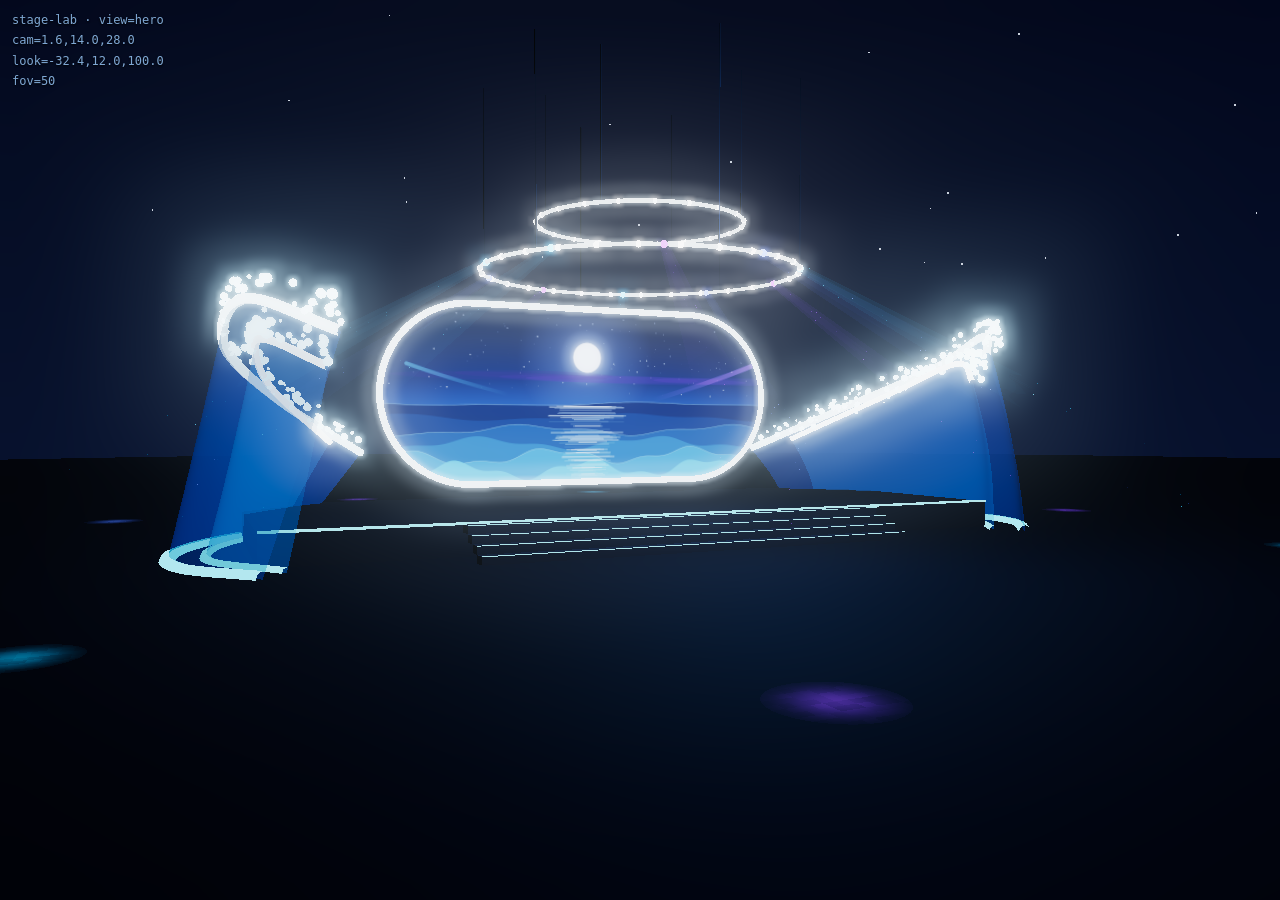
<file: sandbox/index.html>
<!doctype html>
<html lang="zh">
<head>
<meta charset="utf-8">
<meta name="viewport" content="width=device-width, initial-scale=1">
<title>Stage Lab · 海洋主题舞台沙盒</title>
<style>
  html, body { margin: 0; height: 100%; background: #05070f; overflow: hidden; }
  #app { width: 100%; height: 100%; }
  #info {
    position: fixed; left: 12px; top: 10px; color: #7fa8d4;
    font: 12px/1.7 Consolas, monospace; white-space: pre; pointer-events: none;
    text-shadow: 0 1px 2px #000;
  }
</style>
<script type="importmap">
  { "imports": { "three": "../vendor/three.module.js", "three/addons/": "../vendor/jsm/" } }
</script>
</head>
<body>
<div id="app"></div>
<div id="info"></div>
<script type="module" src="./stage-lab.js"></script>
</body>
</html>
</file>
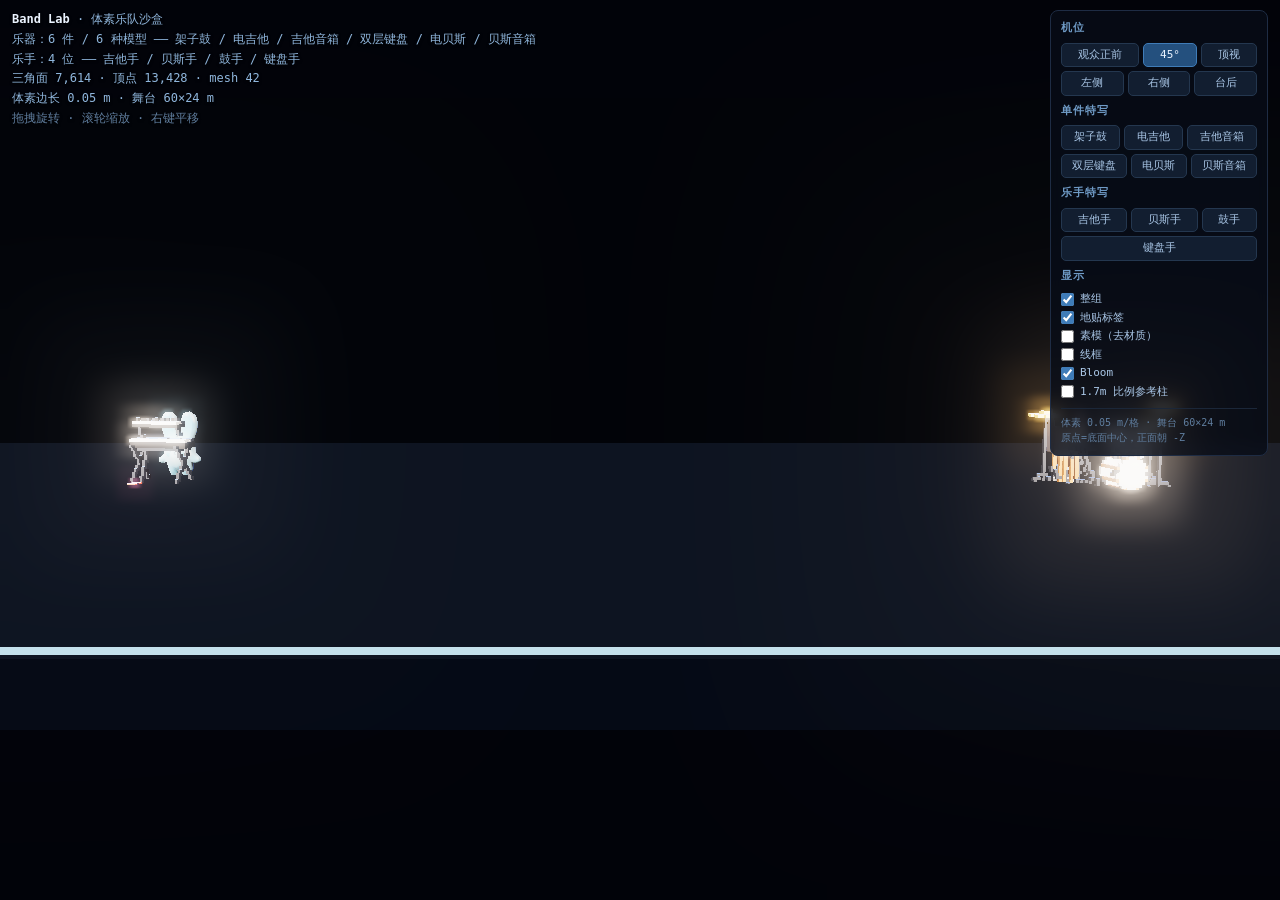
<file: sandbox/band-lab/index.html>
<!doctype html>
<html lang="zh">
<head>
<meta charset="utf-8">
<meta name="viewport" content="width=device-width, initial-scale=1">
<title>Band Lab · 体素乐队沙盒</title>
<link rel="icon" href="data:image/svg+xml,%3Csvg xmlns='http://www.w3.org/2000/svg' viewBox='0 0 16 16'%3E%3Crect width='16' height='16' fill='%23142033'/%3E%3Crect x='3' y='6' width='3' height='7' fill='%233f7cb8'/%3E%3Crect x='7' y='4' width='3' height='9' fill='%238fb6dd'/%3E%3Crect x='11' y='8' width='2' height='5' fill='%233f7cb8'/%3E%3C/svg%3E">
<style>
  html, body { margin: 0; height: 100%; background: #05070f; overflow: hidden; }
  #app { position: fixed; inset: 0; }
  #hud {
    position: fixed; left: 12px; top: 10px; color: #8fb6dd;
    font: 12px/1.65 Consolas, "Microsoft YaHei", monospace; white-space: pre;
    text-shadow: 0 1px 3px #000; pointer-events: none;
  }
  #hud b { color: #eaf3ff; font-weight: 600; }
  #panel {
    position: fixed; right: 12px; top: 10px; width: 196px;
    background: rgba(8, 13, 24, .82); border: 1px solid #1e2c44;
    border-radius: 8px; padding: 9px 10px 10px;
    color: #a9c6e6; font: 11px/1.5 Consolas, "Microsoft YaHei", monospace;
    backdrop-filter: blur(6px);
  }
  #panel h4 {
    margin: 0 0 6px; font-size: 11px; font-weight: 600;
    color: #6f9bc6; letter-spacing: .08em; text-transform: uppercase;
  }
  #panel .row { display: flex; flex-wrap: wrap; gap: 4px; margin-bottom: 7px; }
  #panel button {
    flex: 1 1 auto; min-width: 54px; cursor: pointer;
    background: #121e30; color: #a9c6e6; border: 1px solid #24374f;
    border-radius: 5px; padding: 3px 6px; font: inherit;
  }
  #panel button:hover { background: #1a2b42; border-color: #35527a; }
  #panel button.on { background: #24507e; color: #eaf3ff; border-color: #3f7cb8; }
  #panel label {
    display: flex; align-items: center; gap: 6px; cursor: pointer;
    padding: 1px 0;
  }
  #panel input[type=checkbox] { accent-color: #3f7cb8; margin: 0; }
  #panel hr { border: 0; border-top: 1px solid #1b2739; margin: 7px 0; }
  #legend { color: #5f7d9e; font-size: 10px; line-height: 1.45; }
  #filewarn {
    display: none; position: fixed; inset: 0; z-index: 99;
    background: #0b1220; color: #dbe8f7; padding: 48px 56px;
    font: 15px/1.9 "Microsoft YaHei", system-ui, sans-serif;
  }
  #filewarn h2 { margin: 0 0 14px; font-size: 22px; color: #ffcf7a; }
  #filewarn code {
    background: #16233a; color: #9ec1ff; padding: 2px 7px; border-radius: 4px;
    font-family: Consolas, monospace; font-size: 14px;
  }
  #filewarn ol { padding-left: 22px; }
  #filewarn li { margin: 6px 0; }
  #filewarn .dim { color: #7e8fa6; font-size: 13.5px; }
  html.filemode #filewarn { display: block; }
  html.filemode #app, html.filemode #hud, html.filemode #panel { display: none; }
</style>
<script type="importmap">
{
  "imports": {
    "three": "../../vendor/three.module.js",
    "three/addons/": "../../vendor/jsm/"
  }
}
</script>
</head>
<body>
<div id="filewarn">
  <h2>需要通过本地服务器打开</h2>
  <p>你是直接双击打开的 <code>index.html</code>，浏览器不允许 <code>file://</code>
     页面加载 ES 模块和 <code>.glb</code> 模型，所以这里只会白屏。</p>
  <ol>
    <li>回到 <code>sandbox\band-lab\</code>，双击 <code>打开乐队沙盒.bat</code>（推荐，自动起服务器并开页面）。</li>
    <li>或者手动：在本目录上级 <code>concert1\</code> 里执行
        <code>python -m http.server 8152 --bind 127.0.0.1</code>，
        然后浏览器访问 <code>http://127.0.0.1:8152/sandbox/band-lab/index.html</code>。</li>
    <li>只想看静态图：双击 <code>打开预览图册.bat</code>，那个不需要服务器。</li>
  </ol>
  <p class="dim">如果已用 http 打开仍然白屏，请按 F12 打开控制台，把红色报错发我。</p>
</div>
<div id="app"></div>
<div id="hud"></div>
<div id="panel"></div>
<script>
  if (location.protocol === 'file:') document.documentElement.className = 'filemode';
</script>
<script type="module" src="./band-lab.js"></script>
</body>
</html>
</file>
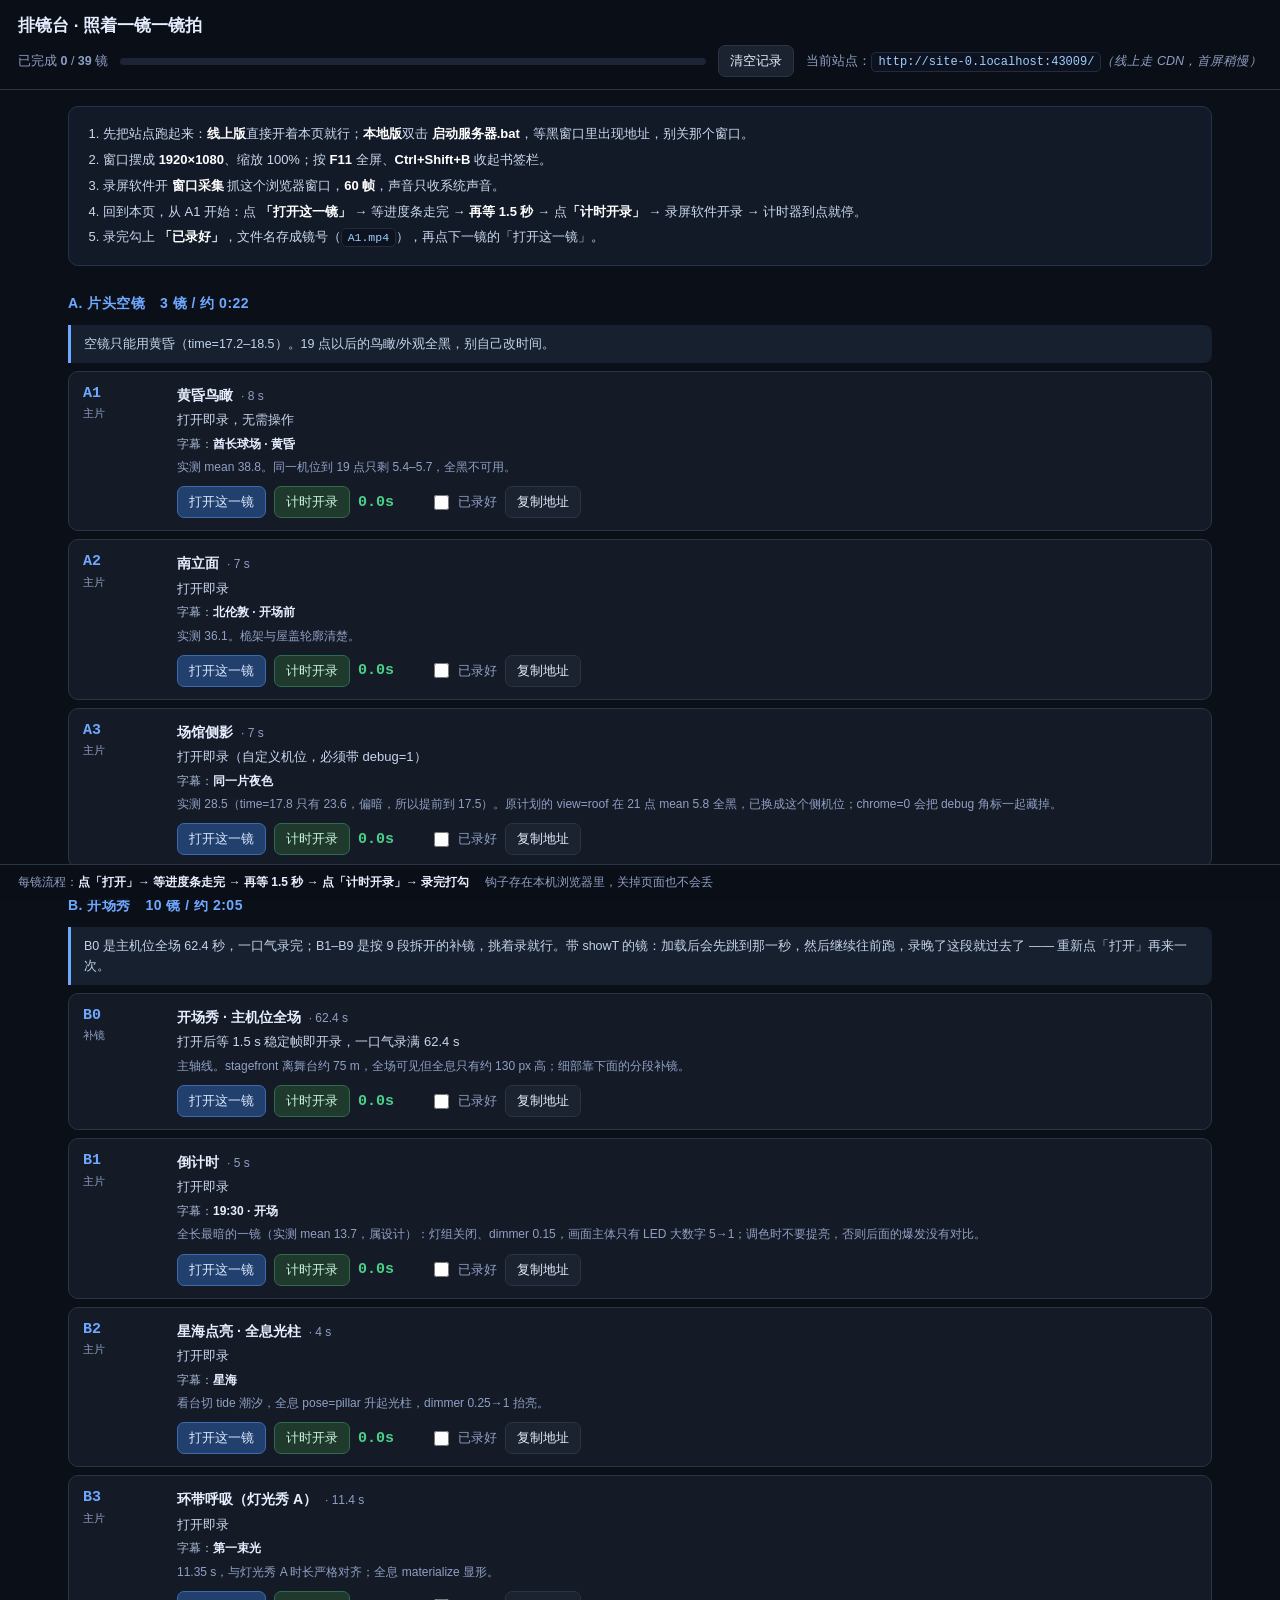
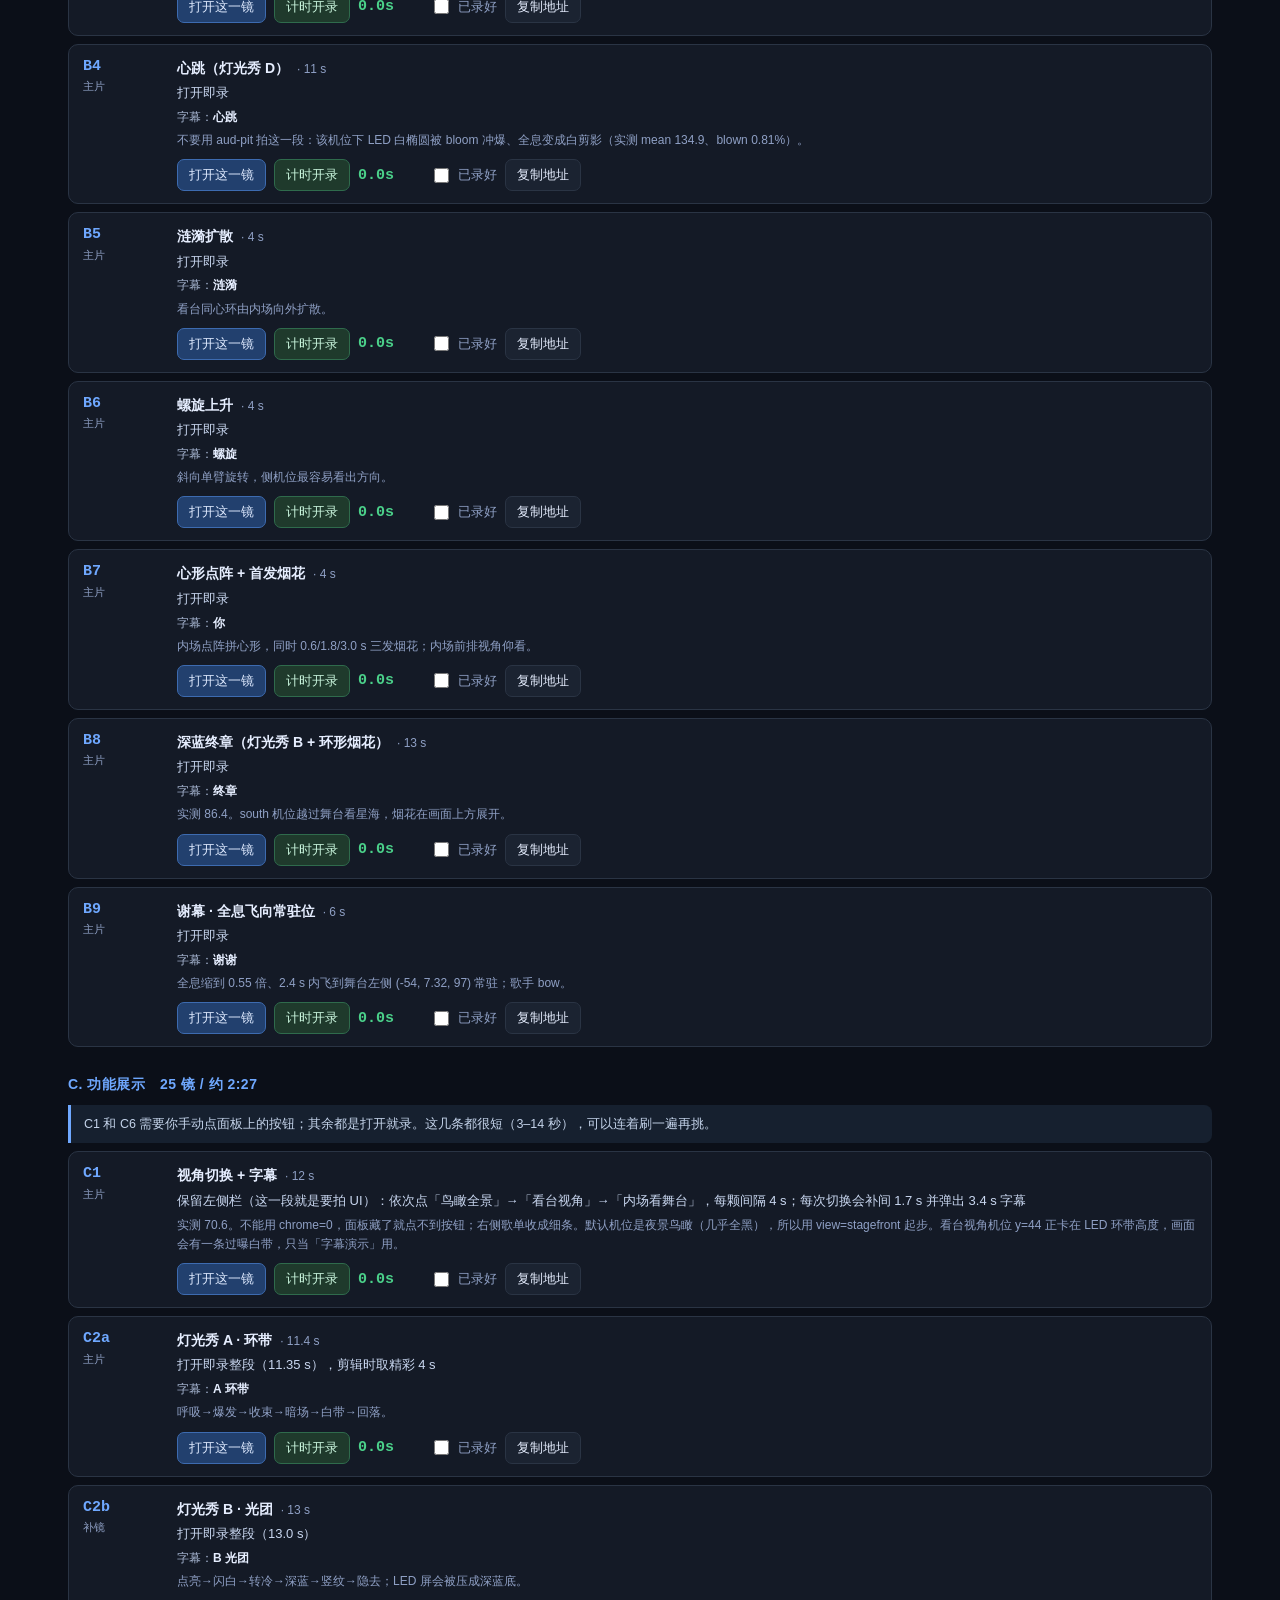
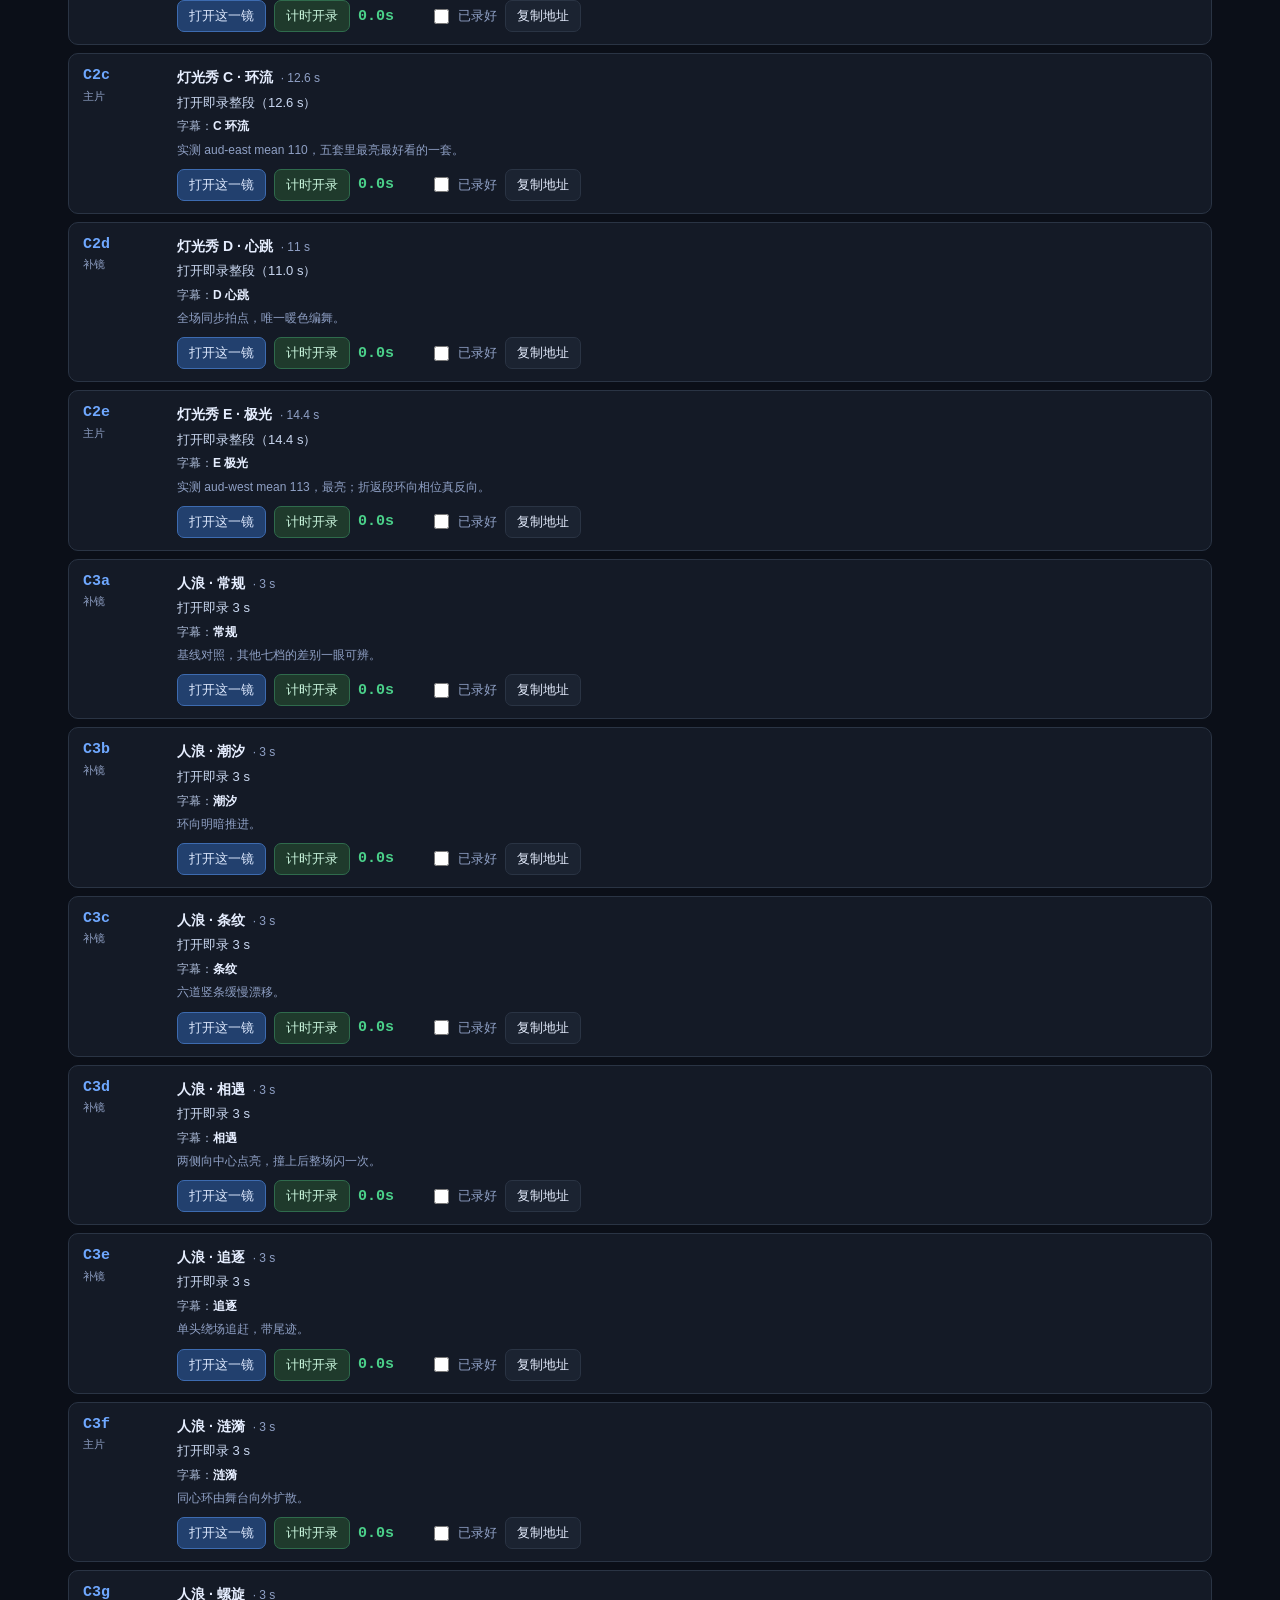
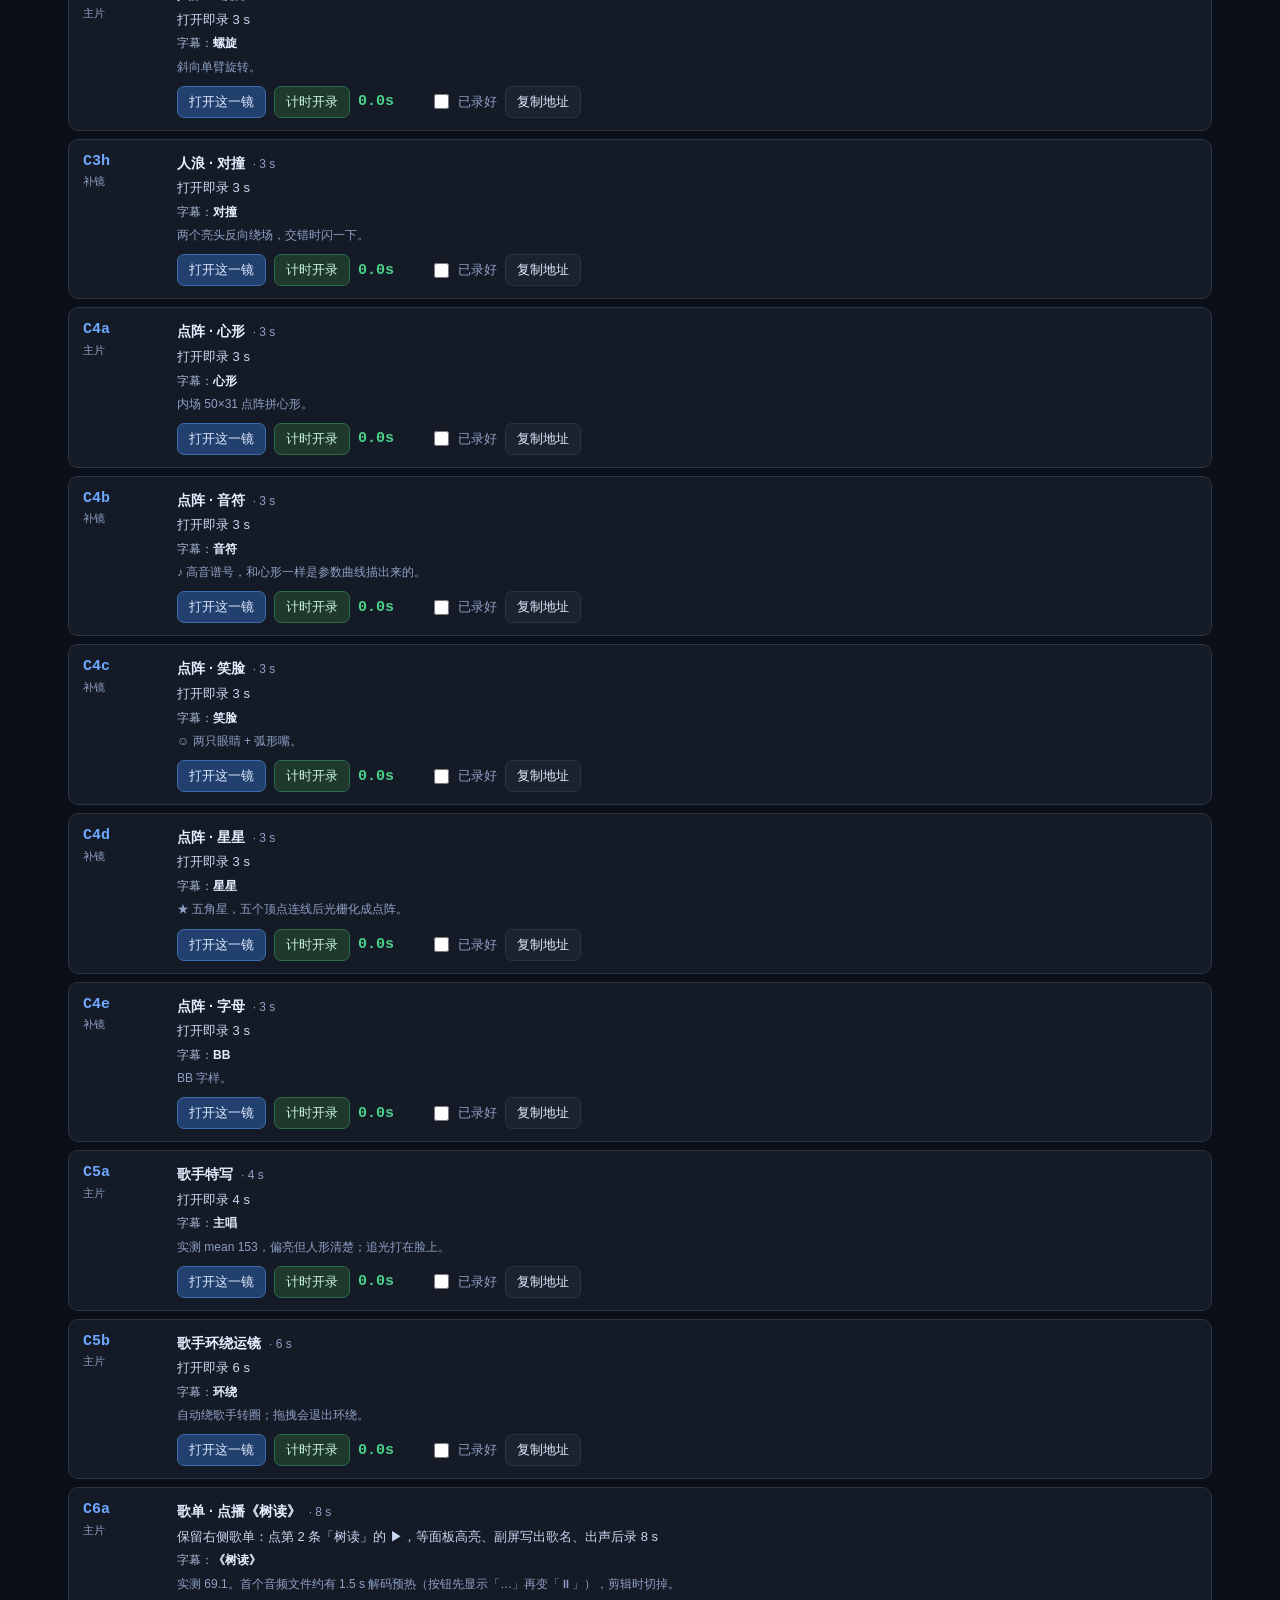
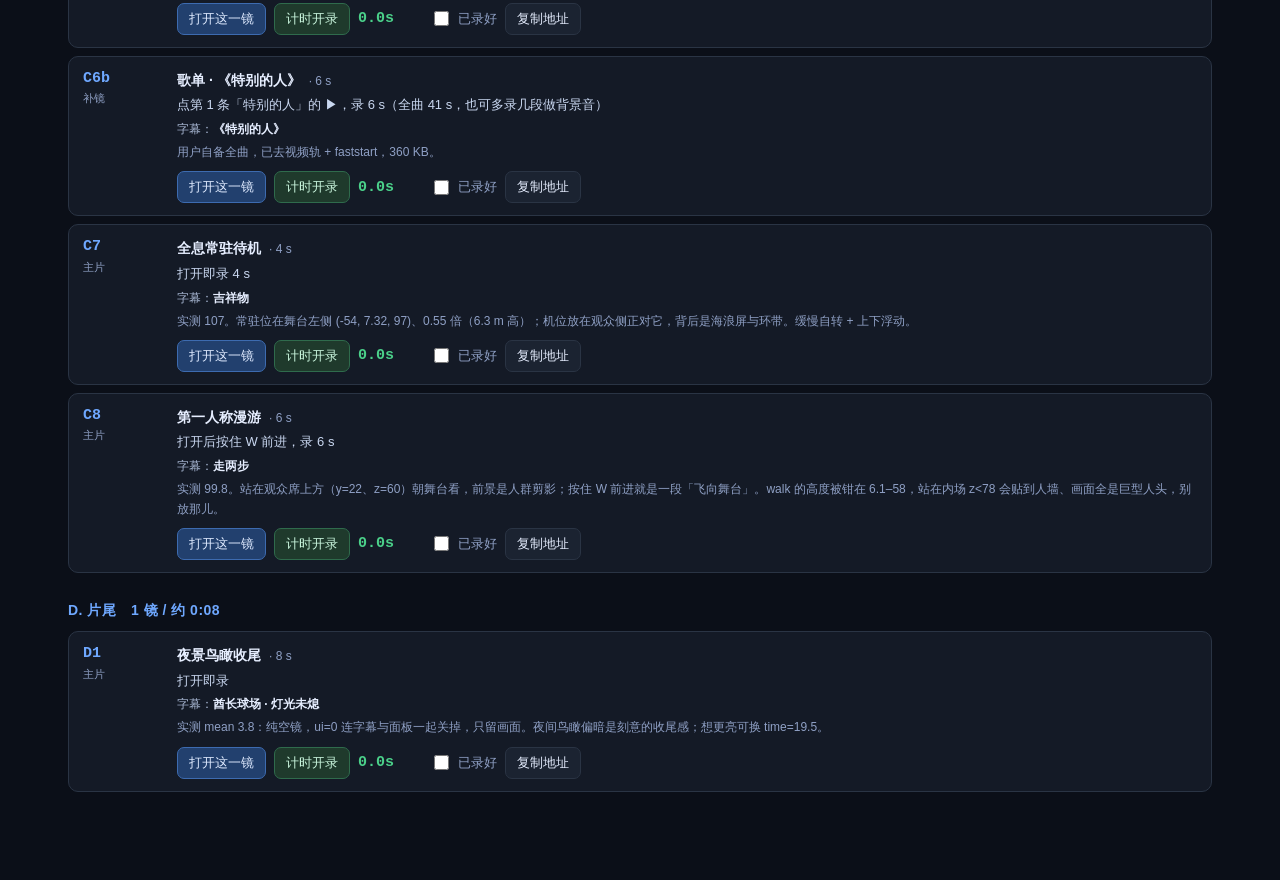
<file: STORYBOARD.html>
<!DOCTYPE html>
<html lang="zh-CN">
<head>
<meta charset="utf-8">
<meta name="viewport" content="width=device-width, initial-scale=1">
<title>排镜台 · 照着一镜一镜拍</title>
<style>
:root{--bg:#0b0f18;--card:#141a26;--line:#2a3444;--txt:#e6eeff;--dim:#8fa0c5;--acc:#6fa8ff;--ok:#4bd18a}
*{box-sizing:border-box}
body{margin:0;background:var(--bg);color:var(--txt);font:14px/1.6 -apple-system,"Segoe UI","Microsoft YaHei",sans-serif}
header{position:sticky;top:0;z-index:9;background:rgba(11,15,24,.94);backdrop-filter:blur(8px);border-bottom:1px solid var(--line);padding:12px 18px}
h1{margin:0 0 6px;font-size:17px;font-weight:600}
.steps{background:#121a27;border:1px solid #24334a;border-radius:10px;padding:12px 16px 12px 34px;margin:0 0 4px;font-size:13px;color:#cbd9ef}
.steps li{margin:5px 0}
.steps b{color:#fff}
.steps code{font-size:11.5px}
.bar{display:flex;align-items:center;gap:12px;flex-wrap:wrap;font-size:12.5px;color:var(--dim)}
.pbar{flex:1;min-width:160px;height:7px;background:#1d2534;border-radius:4px;overflow:hidden}
.pbar>i{display:block;height:100%;width:0;background:linear-gradient(90deg,#4bd18a,#6fa8ff);transition:width .25s}
main{padding:16px 18px 80px;max-width:1180px;margin:0 auto}
h2{font-size:14px;margin:26px 0 10px;color:var(--acc);letter-spacing:.5px}
h2:first-of-type{margin-top:6px}
.card{display:grid;grid-template-columns:82px 1fr;gap:12px;background:var(--card);border:1px solid var(--line);border-radius:10px;padding:12px 14px;margin:8px 0}
.card.done{opacity:.52}
.card.done .sid{color:var(--ok)}
.sid{font:600 15px/1.3 ui-monospace,Consolas,monospace;color:var(--acc)}
.sid small{display:block;font:400 11px/1.4 -apple-system,"Segoe UI","Microsoft YaHei",sans-serif;color:var(--dim);margin-top:3px;letter-spacing:0}
.title{font-weight:600;margin-bottom:3px}
.title .dur{font-weight:400;color:var(--dim);font-size:12px;margin-left:8px}
.act{color:#c9d7f0;font-size:13px;margin:4px 0}
.note{color:var(--dim);font-size:12px;margin-top:4px}
.cap{font-size:12px;color:#a9b8d4;margin-top:4px}
.cap b{color:var(--txt)}
.row{display:flex;gap:8px;align-items:center;flex-wrap:wrap;margin-top:9px}
button{font:inherit;font-size:12.5px;cursor:pointer;border-radius:7px;border:1px solid var(--line);background:#1b2331;color:var(--txt);padding:5px 11px}
button:hover{background:#243046;border-color:#3c4b64}
button.go{background:#22406e;border-color:#3d6bb0;color:#dfeaff}
button.go:hover{background:#2b5088}
button.t{background:#1f3a2c;border-color:#2f6b4c;color:#c9f5dd}
button.t.on{background:#2c6b45;border-color:#4bd18a}
label.ck{display:flex;align-items:center;gap:6px;color:var(--dim);font-size:12.5px;cursor:pointer}
input[type=checkbox]{width:15px;height:15px;accent-color:#4bd18a}
code{font:12px ui-monospace,Consolas,monospace;background:#0d1220;border:1px solid #222c3c;border-radius:5px;padding:2px 6px;color:#9fd0ff;word-break:break-all}
.timer{font:600 15px/1 ui-monospace,Consolas,monospace;color:var(--ok);min-width:64px}
.hint{background:#16202f;border-left:3px solid var(--acc);padding:9px 13px;border-radius:0 8px 8px 0;color:#c4d3ea;font-size:12.5px;margin:10px 0 4px}
footer{position:fixed;left:0;right:0;bottom:0;background:rgba(11,15,24,.94);border-top:1px solid var(--line);padding:8px 18px;font-size:12px;color:var(--dim);display:flex;gap:16px;flex-wrap:wrap}
footer b{color:var(--txt)}
</style>
</head>
<body>
<header>
<h1>排镜台 · 照着一镜一镜拍</h1>
<div class="bar">
<span>已完成 <b id="cnt">0</b> / <b id="total">0</b> 镜</span>
<div class="pbar"><i id="pb"></i></div>
<button id="reset">清空记录</button>
<span>当前站点：<code id="site"></code><em id="site-note"></em></span>
</div>
</header>
<div style="max-width:1180px;margin:0 auto;padding:16px 18px 0">
<ol class="steps">
<li>先把站点跑起来：<b>线上版</b>直接开着本页就行；<b>本地版</b>双击 <b>启动服务器.bat</b>，等黑窗口里出现地址，别关那个窗口。</li>
<li>窗口摆成 <b>1920×1080</b>、缩放 100%；按 <b>F11</b> 全屏、<b>Ctrl+Shift+B</b> 收起书签栏。</li>
<li>录屏软件开 <b>窗口采集</b> 抓这个浏览器窗口，<b>60 帧</b>，声音只收系统声音。</li>
<li>回到本页，从 A1 开始：点 <b>「打开这一镜」</b> → 等进度条走完 → <b>再等 1.5 秒</b> → 点<b>「计时开录」</b> → 录屏软件开录 → 计时器到点就停。</li>
<li>录完勾上 <b>「已录好」</b>，文件名存成镜号（<code>A1.mp4</code>），再点下一镜的「打开这一镜」。</li>
</ol>
</div>
<main id="main"></main>
<footer>
<span>每镜流程：<b>点「打开」→ 等进度条走完 → 再等 1.5 秒 → 点「计时开录」→ 录完打勾</b></span>
<span>钩子存在本机浏览器里，关掉页面也不会丢</span>
</footer>
<script>
var SHOTS=[{"id":"A1","ch":"A","title":"黄昏鸟瞰","dur":8,"q":"view=aerial&time=17.4&chrome=0","act":"打开即录，无需操作","cap":"酋长球场 · 黄昏","note":"实测 mean 38.8。同一机位到 19 点只剩 5.4–5.7，全黑不可用。","main":true,"opt":false},{"id":"A2","ch":"A","title":"南立面","dur":7,"q":"view=facade&time=17.9&chrome=0","act":"打开即录","cap":"北伦敦 · 开场前","note":"实测 36.1。桅架与屋盖轮廓清楚。","main":true,"opt":false},{"id":"A3","ch":"A","title":"场馆侧影","dur":7,"q":"debug=1&cam=-90,60,150&look=-32,20,49&fov=52&time=17.5&chrome=0","act":"打开即录（自定义机位，必须带 debug=1）","cap":"同一片夜色","note":"实测 28.5（time=17.8 只有 23.6，偏暗，所以提前到 17.5）。原计划的 view=roof 在 21 点 mean 5.8 全黑，已换成这个侧机位；chrome=0 会把 debug 角标一起藏掉。","main":true,"opt":false},{"id":"B0","ch":"B","title":"开场秀 · 主机位全场","dur":62.4,"q":"view=stagefront&show=1&chrome=0","act":"打开后等 1.5 s 稳定帧即开录，一口气录满 62.4 s","cap":"（无字幕，后期统一加）","note":"主轴线。stagefront 离舞台约 75 m，全场可见但全息只有约 130 px 高；细部靠下面的分段补镜。","main":false,"opt":false},{"id":"B1","ch":"B","title":"倒计时","dur":5,"q":"view=aud-north&show=1&showT=0&chrome=0","act":"打开即录","cap":"19:30 · 开场","note":"全长最暗的一镜（实测 mean 13.7，属设计）：灯组关闭、dimmer 0.15，画面主体只有 LED 大数字 5→1；调色时不要提亮，否则后面的爆发没有对比。","main":true,"opt":false},{"id":"B2","ch":"B","title":"星海点亮 · 全息光柱","dur":4,"q":"view=stagefront&show=1&showT=5&chrome=0","act":"打开即录","cap":"星海","note":"看台切 tide 潮汐，全息 pose=pillar 升起光柱，dimmer 0.25→1 抬亮。","main":true,"opt":false},{"id":"B3","ch":"B","title":"环带呼吸（灯光秀 A）","dur":11.4,"q":"view=aud-east&show=1&showT=9&chrome=0","act":"打开即录","cap":"第一束光","note":"11.35 s，与灯光秀 A 时长严格对齐；全息 materialize 显形。","main":true,"opt":false},{"id":"B4","ch":"B","title":"心跳（灯光秀 D）","dur":11,"q":"view=stagefront&show=1&showT=20.35&chrome=0","act":"打开即录","cap":"心跳","note":"不要用 aud-pit 拍这一段：该机位下 LED 白椭圆被 bloom 冲爆、全息变成白剪影（实测 mean 134.9、blown 0.81%）。","main":true,"opt":false},{"id":"B5","ch":"B","title":"涟漪扩散","dur":4,"q":"view=aud-north&show=1&showT=31.35&chrome=0","act":"打开即录","cap":"涟漪","note":"看台同心环由内场向外扩散。","main":true,"opt":false},{"id":"B6","ch":"B","title":"螺旋上升","dur":4,"q":"view=aud-east&show=1&showT=35.35&chrome=0","act":"打开即录","cap":"螺旋","note":"斜向单臂旋转，侧机位最容易看出方向。","main":true,"opt":false},{"id":"B7","ch":"B","title":"心形点阵 + 首发烟花","dur":4,"q":"view=aud-pit&show=1&showT=39.35&chrome=0","act":"打开即录","cap":"你","note":"内场点阵拼心形，同时 0.6/1.8/3.0 s 三发烟花；内场前排视角仰看。","main":true,"opt":false},{"id":"B8","ch":"B","title":"深蓝终章（灯光秀 B + 环形烟花）","dur":13,"q":"view=aud-south&show=1&showT=43.35&chrome=0","act":"打开即录","cap":"终章","note":"实测 86.4。south 机位越过舞台看星海，烟花在画面上方展开。","main":true,"opt":false},{"id":"B9","ch":"B","title":"谢幕 · 全息飞向常驻位","dur":6,"q":"view=stagefront&show=1&showT=56.35&chrome=0","act":"打开即录","cap":"谢谢","note":"全息缩到 0.55 倍、2.4 s 内飞到舞台左侧 (-54, 7.32, 97) 常驻；歌手 bow。","main":true,"opt":false},{"id":"C1","ch":"C","title":"视角切换 + 字幕","dur":12,"q":"view=stagefront&pl=collapsed","act":"保留左侧栏（这一段就是要拍 UI）：依次点「鸟瞰全景」→「看台视角」→「内场看舞台」，每颗间隔 4 s；每次切换会补间 1.7 s 并弹出 3.4 s 字幕","cap":"（由 HUD 自动给出：视角名 + 说明）","note":"实测 70.6。不能用 chrome=0，面板藏了就点不到按钮；右侧歌单收成细条。默认机位是夜景鸟瞰（几乎全黑），所以用 view=stagefront 起步。看台视角机位 y=44 正卡在 LED 环带高度，画面会有一条过曝白带，只当「字幕演示」用。","main":true,"opt":false},{"id":"C2a","ch":"C","title":"灯光秀 A · 环带","dur":11.4,"q":"view=aud-east&lightshow=a&chrome=0","act":"打开即录整段（11.35 s），剪辑时取精彩 4 s","cap":"A 环带","note":"呼吸→爆发→收束→暗场→白带→回落。","main":true,"opt":false},{"id":"C2b","ch":"C","title":"灯光秀 B · 光团","dur":13,"q":"view=aud-west&lightshow=b&chrome=0","act":"打开即录整段（13.0 s）","cap":"B 光团","note":"点亮→闪白→转冷→深蓝→竖纹→隐去；LED 屏会被压成深蓝底。","main":false,"opt":false},{"id":"C2c","ch":"C","title":"灯光秀 C · 环流","dur":12.6,"q":"view=aud-east&lightshow=c&chrome=0","act":"打开即录整段（12.6 s）","cap":"C 环流","note":"实测 aud-east mean 110，五套里最亮最好看的一套。","main":true,"opt":false},{"id":"C2d","ch":"C","title":"灯光秀 D · 心跳","dur":11,"q":"view=aud-west&lightshow=d&chrome=0","act":"打开即录整段（11.0 s）","cap":"D 心跳","note":"全场同步拍点，唯一暖色编舞。","main":false,"opt":false},{"id":"C2e","ch":"C","title":"灯光秀 E · 极光","dur":14.4,"q":"view=aud-west&lightshow=e&chrome=0","act":"打开即录整段（14.4 s）","cap":"E 极光","note":"实测 aud-west mean 113，最亮；折返段环向相位真反向。","main":true,"opt":false},{"id":"C3a","ch":"C","title":"人浪 · 常规","dur":3,"q":"debug=1&cam=-70,46,-10&look=-32,6,52&fov=55&chrome=0&fx=normal","act":"打开即录 3 s","cap":"常规","note":"基线对照，其他七档的差别一眼可辨。","main":false,"opt":false},{"id":"C3b","ch":"C","title":"人浪 · 潮汐","dur":3,"q":"debug=1&cam=-70,46,-10&look=-32,6,52&fov=55&chrome=0&fx=tide","act":"打开即录 3 s","cap":"潮汐","note":"环向明暗推进。","main":false,"opt":false},{"id":"C3c","ch":"C","title":"人浪 · 条纹","dur":3,"q":"debug=1&cam=-70,46,-10&look=-32,6,52&fov=55&chrome=0&fx=stripe","act":"打开即录 3 s","cap":"条纹","note":"六道竖条缓慢漂移。","main":false,"opt":false},{"id":"C3d","ch":"C","title":"人浪 · 相遇","dur":3,"q":"debug=1&cam=-70,46,-10&look=-32,6,52&fov=55&chrome=0&fx=meet","act":"打开即录 3 s","cap":"相遇","note":"两侧向中心点亮，撞上后整场闪一次。","main":false,"opt":false},{"id":"C3e","ch":"C","title":"人浪 · 追逐","dur":3,"q":"debug=1&cam=-70,46,-10&look=-32,6,52&fov=55&chrome=0&fx=chase","act":"打开即录 3 s","cap":"追逐","note":"单头绕场追赶，带尾迹。","main":false,"opt":false},{"id":"C3f","ch":"C","title":"人浪 · 涟漪","dur":3,"q":"debug=1&cam=-70,46,-10&look=-32,6,52&fov=55&chrome=0&fx=ripple","act":"打开即录 3 s","cap":"涟漪","note":"同心环由舞台向外扩散。","main":true,"opt":false},{"id":"C3g","ch":"C","title":"人浪 · 螺旋","dur":3,"q":"debug=1&cam=-70,46,-10&look=-32,6,52&fov=55&chrome=0&fx=spiral","act":"打开即录 3 s","cap":"螺旋","note":"斜向单臂旋转。","main":true,"opt":false},{"id":"C3h","ch":"C","title":"人浪 · 对撞","dur":3,"q":"debug=1&cam=-70,46,-10&look=-32,6,52&fov=55&chrome=0&fx=duet","act":"打开即录 3 s","cap":"对撞","note":"两个亮头反向绕场，交错时闪一下。","main":false,"opt":false},{"id":"C4a","ch":"C","title":"点阵 · 心形","dur":3,"q":"debug=1&cam=-70,46,-10&look=-32,6,52&fov=55&chrome=0&pattern=heart&scroll=0","act":"打开即录 3 s","cap":"心形","note":"内场 50×31 点阵拼心形。","main":true,"opt":false},{"id":"C4b","ch":"C","title":"点阵 · 音符","dur":3,"q":"debug=1&cam=-70,46,-10&look=-32,6,52&fov=55&chrome=0&pattern=note&scroll=0","act":"打开即录 3 s","cap":"音符","note":"♪ 高音谱号，和心形一样是参数曲线描出来的。","main":false,"opt":false},{"id":"C4c","ch":"C","title":"点阵 · 笑脸","dur":3,"q":"debug=1&cam=-70,46,-10&look=-32,6,52&fov=55&chrome=0&pattern=smiley&scroll=0","act":"打开即录 3 s","cap":"笑脸","note":"☺ 两只眼睛 + 弧形嘴。","main":false,"opt":false},{"id":"C4d","ch":"C","title":"点阵 · 星星","dur":3,"q":"debug=1&cam=-70,46,-10&look=-32,6,52&fov=55&chrome=0&pattern=star&scroll=0","act":"打开即录 3 s","cap":"星星","note":"★ 五角星，五个顶点连线后光栅化成点阵。","main":false,"opt":false},{"id":"C4e","ch":"C","title":"点阵 · 字母","dur":3,"q":"debug=1&cam=-70,46,-10&look=-32,6,52&fov=55&chrome=0&pattern=text&scroll=0","act":"打开即录 3 s","cap":"BB","note":"BB 字样。","main":false,"opt":false},{"id":"C5a","ch":"C","title":"歌手特写","dur":4,"q":"view=sg-close&chrome=0","act":"打开即录 4 s","cap":"主唱","note":"实测 mean 153，偏亮但人形清楚；追光打在脸上。","main":true,"opt":false},{"id":"C5b","ch":"C","title":"歌手环绕运镜","dur":6,"q":"view=sg-orbit&orbitT=3.2&chrome=0","act":"打开即录 6 s","cap":"环绕","note":"自动绕歌手转圈；拖拽会退出环绕。","main":true,"opt":false},{"id":"C6a","ch":"C","title":"歌单 · 点播《树读》","dur":8,"q":"view=stagefront&sb=collapsed","act":"保留右侧歌单：点第 2 条「树读」的 ▶，等面板高亮、副屏写出歌名、出声后录 8 s","cap":"《树读》","note":"实测 69.1。首个音频文件约有 1.5 s 解码预热（按钮先显示「…」再变「⏸」），剪辑时切掉。","main":true,"opt":false},{"id":"C6b","ch":"C","title":"歌单 · 《特别的人》","dur":6,"q":"view=stagefront&sb=collapsed","act":"点第 1 条「特别的人」的 ▶，录 6 s（全曲 41 s，也可多录几段做背景音）","cap":"《特别的人》","note":"用户自备全曲，已去视频轨 + faststart，360 KB。","main":false,"opt":false},{"id":"C7","ch":"C","title":"全息常驻待机","dur":4,"q":"debug=1&cam=-54,12,80&look=-54,9.5,97&fov=45&chrome=0&holoPhase=docked&holoT=1","act":"打开即录 4 s","cap":"吉祥物","note":"实测 107。常驻位在舞台左侧 (-54, 7.32, 97)、0.55 倍（6.3 m 高）；机位放在观众侧正对它，背后是海浪屏与环带。缓慢自转 + 上下浮动。","main":true,"opt":false},{"id":"C8","ch":"C","title":"第一人称漫游","dur":6,"q":"walk=1&walkAt=-32.4,22,60&walkYaw=3.14159&chrome=0","act":"打开后按住 W 前进，录 6 s","cap":"走两步","note":"实测 99.8。站在观众席上方（y=22、z=60）朝舞台看，前景是人群剪影；按住 W 前进就是一段「飞向舞台」。walk 的高度被钳在 6.1–58，站在内场 z<78 会贴到人墙、画面全是巨型人头，别放那儿。","main":true,"opt":false},{"id":"D1","ch":"D","title":"夜景鸟瞰收尾","dur":8,"q":"view=aerial&time=21&ui=0","act":"打开即录","cap":"酋长球场 · 灯光未熄","note":"实测 mean 3.8：纯空镜，ui=0 连字幕与面板一起关掉，只留画面。夜间鸟瞰偏暗是刻意的收尾感；想更亮可换 time=19.5。","main":true,"opt":false}];
var CHS=[{"id":"A","title":"片头空镜","desc":"黄昏窗口内三个外景，建立场地。"},{"id":"B","title":"开场秀","desc":"9 段 62.35 s；B0 是主机位全场，B1–B9 逐段补镜。"},{"id":"C","title":"功能展示","desc":"视角、5 套灯光秀、8 档人浪、5 种点阵、歌手、歌单音频、全息常驻、漫游。"},{"id":"D","title":"片尾","desc":"夜间鸟瞰收尾。"}];
var BASE=(function(){var p=location.pathname;return location.origin+p.replace(/\/[^\/]*$/,"");})();
try{var _s=document.getElementById("site");if(_s)_s.textContent=BASE+"/";var _n=document.getElementById("site-note");if(_n)_n.textContent=(BASE.indexOf("//127.0.0.1")>0||BASE.indexOf("//localhost")>0?"（本地，录屏首选）":"（线上走 CDN，首屏稍慢）");}catch(e){}
var SHOWTOTAL=62.35;
var KEY="concert1.prompter.v1";
var done={};try{done=JSON.parse(localStorage.getItem(KEY)||"{}")||{};}catch(e){done={};}
function save(){try{localStorage.setItem(KEY,JSON.stringify(done));}catch(e){}}
function mmss(sec){var t=Math.round(sec);var m=Math.floor(t/60);var s=t%60;return m+":"+(s<10?"0":"")+s;}
function el(tag,cls,txt){var d=document.createElement(tag);if(cls)d.className=cls;if(txt!=null)d.textContent=txt;return d;}
function urlOf(s){return BASE+"/?"+s.q;}
function render(){
  var main=document.getElementById("main");main.innerHTML="";
  var total=SHOTS.length;
  var n=0;for(var i=0;i<total;i++){if(done[SHOTS[i].id])n++;}
  document.getElementById("cnt").textContent=n;
  document.getElementById("total").textContent=total;
  document.getElementById("pb").style.width=(n/total*100).toFixed(1)+"%";
  CHS.forEach(function(ch){
    var rows=SHOTS.filter(function(s){return s.ch===ch.id;});
    if(!rows.length)return;
    var sum=rows.reduce(function(a,s){return a+s.dur;},0);
    var h=el("h2",null,ch.id+". "+ch.title+"　"+rows.length+" 镜 / 约 "+mmss(sum));
    main.appendChild(h);
    if(ch.id==="A"){main.appendChild(el("div","hint","空镜只能用黄昏（time=17.2–18.5）。19 点以后的鸟瞰/外观全黑，别自己改时间。"));}
    if(ch.id==="B"){main.appendChild(el("div","hint","B0 是主机位全场 62.4 秒，一口气录完；B1–B9 是按 9 段拆开的补镜，挑着录就行。带 showT 的镜：加载后会先跳到那一秒，然后继续往前跑，录晚了这段就过去了 —— 重新点「打开」再来一次。"));}
    if(ch.id==="C"){main.appendChild(el("div","hint","C1 和 C6 需要你手动点面板上的按钮；其余都是打开就录。这几条都很短（3–14 秒），可以连着刷一遍再挑。"));}
    rows.forEach(function(s){main.appendChild(card(s));});
  });
}
function card(s){
  var c=el("div","card"+(done[s.id]?" done":""));
  var left=el("div");
  var sid=el("div","sid",s.id);
  var sm=el("small",null,s.main?"主片":"补镜");
  sid.appendChild(sm);left.appendChild(sid);
  var right=el("div");
  var t=el("div","title",s.title);
  t.appendChild(el("span","dur","· "+s.dur+" s"+(s.opt?" · 可选":"")));
  right.appendChild(t);
  right.appendChild(el("div","act",s.act));
  if(s.cap&&s.cap.indexOf("（")!==0){var cp=el("div","cap");cp.appendChild(document.createTextNode("字幕："));var bb=el("b",null,s.cap);cp.appendChild(bb);right.appendChild(cp);}
  if(s.note)right.appendChild(el("div","note",s.note));
  var row=el("div","row");
  var bOpen=el("button","go","打开这一镜");
  bOpen.onclick=function(){window.open(urlOf(s),"_blank");};
  row.appendChild(bOpen);
  var timer=el("span","timer","0.0s");
  var bT=el("button","t","计时开录");
  var tid=null,t0=0;
  bT.onclick=function(){
    if(tid){clearInterval(tid);tid=null;bT.textContent="计时开录";bT.classList.remove("on");timer.textContent="0.0s";return;}
    t0=Date.now();bT.textContent="停";bT.classList.add("on");
    tid=setInterval(function(){
      var e=(Date.now()-t0)/1000;
      if(e<=s.dur){timer.textContent=e.toFixed(1)+"s";}
      else{timer.textContent="超 "+(e-s.dur).toFixed(1)+"s";}
      if(e>=s.dur&&tid){clearInterval(tid);tid=null;bT.textContent="到了，停录";bT.classList.remove("on");}
    },100);
  };
  row.appendChild(bT);row.appendChild(timer);
  var lab=el("label","ck");
  var cb=document.createElement("input");cb.type="checkbox";cb.checked=!!done[s.id];
  cb.onchange=function(){if(cb.checked){done[s.id]=1;}else{delete done[s.id];}save();render();};
  lab.appendChild(cb);lab.appendChild(document.createTextNode("已录好"));
  row.appendChild(lab);
  var bCopy=el("button",null,"复制地址");
  bCopy.onclick=function(){
    var u=urlOf(s);
    if(navigator.clipboard&&navigator.clipboard.writeText){navigator.clipboard.writeText(u);bCopy.textContent="已复制";}
    else{window.prompt("手动复制这段地址：",u);}
    setTimeout(function(){bCopy.textContent="复制地址";},1200);
  };
  row.appendChild(bCopy);
  right.appendChild(row);
  c.appendChild(left);c.appendChild(right);
  return c;
}
document.getElementById("reset").onclick=function(){if(!confirm("清空所有已录记录？"))return;done={};save();render();};
render();
</script>
</body>
</html>
</file>
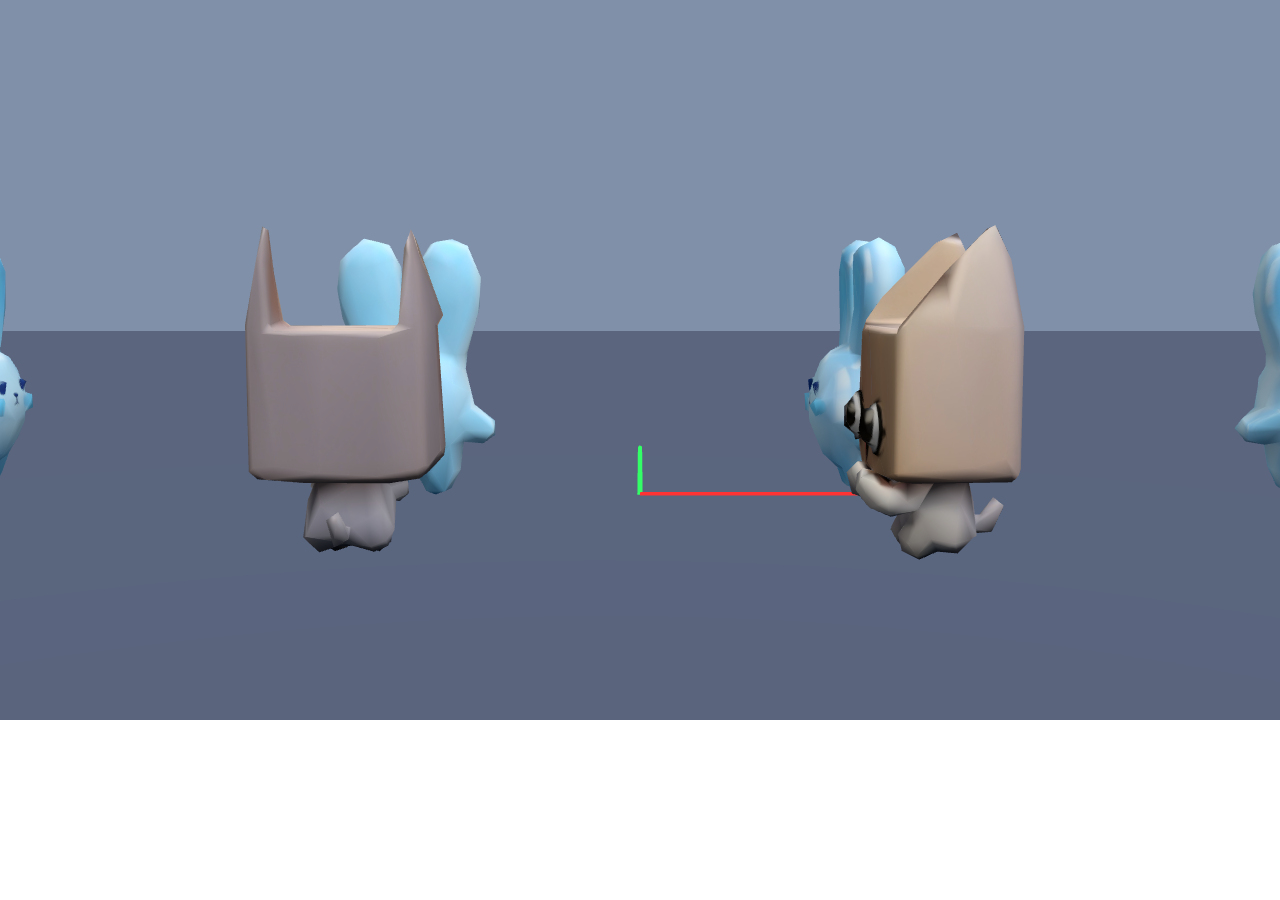
<file: tools/face_test.html>
<!DOCTYPE html>
<html lang="zh-CN">
<head>
<meta charset="UTF-8">
<title>face orientation test</title>
<style>body { margin: 0; } canvas { display: block; }</style>
<script type="importmap">
{
  "imports": {
    "three": "../vendor/three.module.js",
    "three/addons/": "../vendor/jsm/"
  }
}
</script>
</head>
<body>
<script type="module">
import * as THREE from 'three';
import { GLTFLoader } from 'three/addons/loaders/GLTFLoader.js';

const renderer = new THREE.WebGLRenderer({ antialias: true });
renderer.setSize(1280, 720);
renderer.toneMapping = THREE.NoToneMapping;
document.body.appendChild(renderer.domElement);

const scene = new THREE.Scene();
scene.background = new THREE.Color(0x8090a8);
const camera = new THREE.PerspectiveCamera(35, 1280 / 720, 0.1, 200);
camera.position.set(0, 1.5, 7.5);
camera.lookAt(0, 0.9, 0);

scene.add(new THREE.HemisphereLight(0xffffff, 0x445566, 1.6));
const sun = new THREE.DirectionalLight(0xffffff, 2.2);
sun.position.set(3, 6, 5);
scene.add(sun);

const ground = new THREE.Mesh(
  new THREE.PlaneGeometry(40, 40),
  new THREE.MeshStandardMaterial({ color: 0x55607a }),
);
ground.rotation.x = -Math.PI / 2;
scene.add(ground);

// 坐标轴参照：+x 红、+z 绿（相机在 +z 看向 -z）
const axes = new THREE.Group();
const mk = (dir, color) => {
  const m = new THREE.Mesh(new THREE.CylinderGeometry(0.02, 0.02, 2, 6),
    new THREE.MeshBasicMaterial({ color }));
  m.position.copy(dir.clone().multiplyScalar(1));
  m.quaternion.setFromUnitVectors(new THREE.Vector3(0, 1, 0), dir);
  axes.add(m);
};
mk(new THREE.Vector3(1, 0, 0), 0xff3333);   // +x
mk(new THREE.Vector3(0, 0, -1), 0x33ff66);  // 远离相机的 -z
scene.add(axes);

const loader = new GLTFLoader();
const yaws = [0, Math.PI / 2, Math.PI, -Math.PI / 2];
const Xs = [-4.5, -1.5, 1.5, 4.5];
Promise.all([loader.loadAsync('../assets/crowd_a.glb'), loader.loadAsync('../assets/crowd_b.glb')])
  .then(([a, b]) => {
    [a, b].forEach((gltf, mi) => {
      let src = null;
      gltf.scene.traverse((o) => { if (!src && o.isMesh) src = o; });
      src.geometry.computeBoundingBox();
      const yOff = -src.geometry.boundingBox.min.y;
      yaws.forEach((yaw, i) => {
        const m = new THREE.Mesh(src.geometry, src.material);
        const zz = mi === 0 ? 0 : 1.6;
        m.position.set(Xs[i], yOff * 1.72 + zz * 0, zz);
        m.scale.setScalar(1.72);
        m.rotation.y = yaw;
        scene.add(m);
      });
    });
    renderer.render(scene, camera);
  });
</script>
</body>
</html>
</file>
